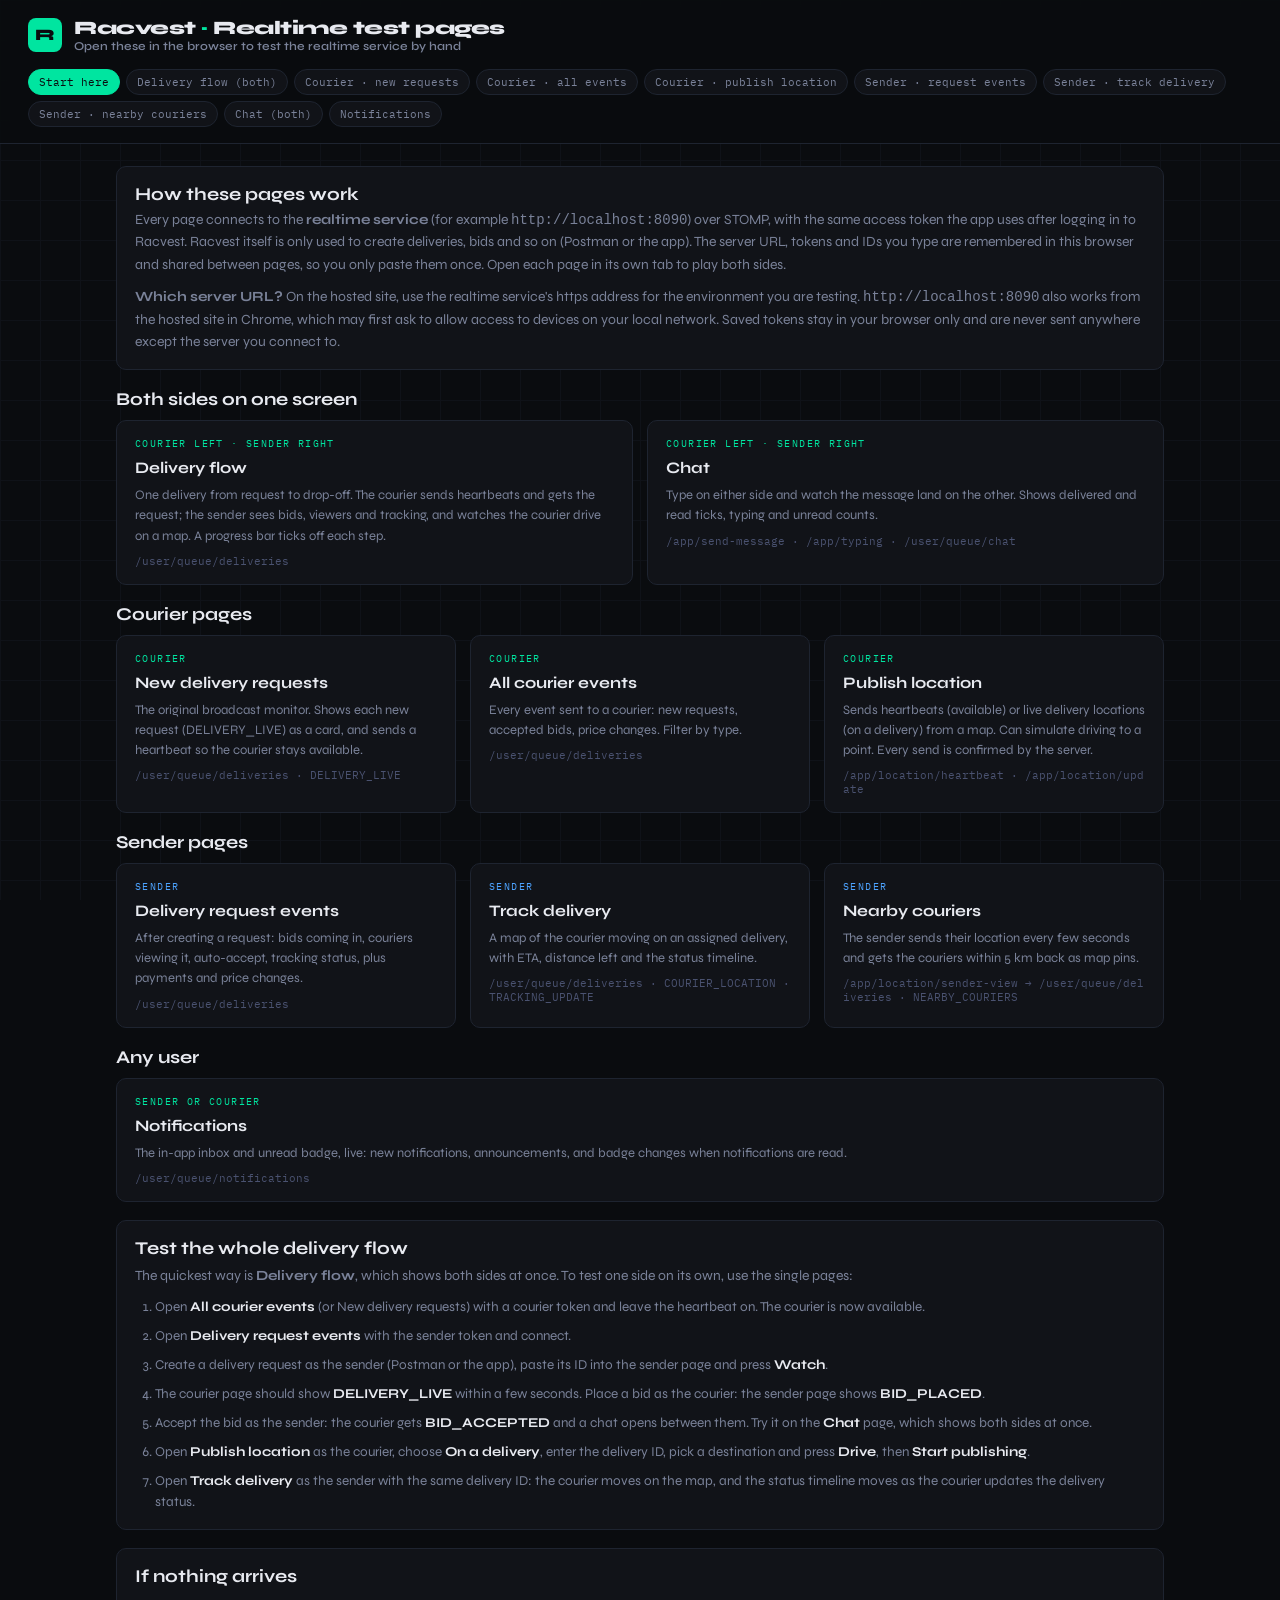
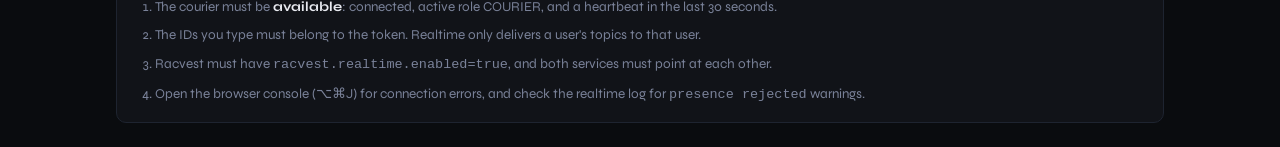
<file: index.html>
<!DOCTYPE html>
<html lang="en">
<head>
  <meta charset="UTF-8" />
  <meta name="viewport" content="width=device-width, initial-scale=1.0" />
  <title>Racvest · Realtime Test Pages</title>
  <link rel="preconnect" href="https://fonts.googleapis.com" />
  <link href="https://fonts.googleapis.com/css2?family=IBM+Plex+Mono:wght@400;500;600&family=Syne:wght@400;600;700;800&display=swap" rel="stylesheet" />
  <link rel="stylesheet" href="shared/realtime-test.css" />
  <script src="shared/realtime-test.js"></script>
  <style>
    .content { max-width: 1100px; width: 100%; margin: 0 auto; }
    .grid { display: grid; grid-template-columns: repeat(auto-fit, minmax(300px, 1fr)); gap: 14px; }
    .page-card { text-decoration: none; color: inherit; display: flex; flex-direction: column; gap: 8px; transition: border-color 0.15s; }
    .page-card:hover { border-color: var(--accent); }
    .page-card .who { font-family: var(--font-mono); font-size: 10px; letter-spacing: 1.4px; text-transform: uppercase; color: var(--accent); }
    .page-card.sender .who { color: #4da3ff; }
    .page-card h3 { font-size: 16px; }
    .page-card p { font-size: 13px; color: var(--text2); line-height: 1.55; }
    .page-card code { font-family: var(--font-mono); font-size: 11px; color: var(--text3); word-break: break-all; }
    ol.flow { padding-left: 20px; display: flex; flex-direction: column; gap: 8px; font-size: 13.5px; color: var(--text2); line-height: 1.55; }
    ol.flow b { color: var(--text); }
    h2 { font-size: 18px; margin-bottom: 4px; }
    .lead { color: var(--text2); font-size: 14px; line-height: 1.6; }
  </style>
</head>
<body>
  <header>
    <div class="logo">
      <div class="logo-icon">R</div>
      <div>Racvest <span>·</span> Realtime test pages<small>Open these in the browser to test the realtime service by hand</small></div>
    </div>
    <div class="header-right"><nav class="pages" id="pages"></nav></div>
  </header>

  <main style="position:relative;z-index:1;flex:1">
    <section class="content">
      <div class="card">
        <h2>How these pages work</h2>
        <p class="lead">
          Every page connects to the <b>realtime service</b> (for example <code>http://localhost:8090</code>) over STOMP,
          with the same access token the app uses after logging in to Racvest. Racvest itself is only used to create
          deliveries, bids and so on (Postman or the app). The server URL, tokens and IDs you type are remembered in this
          browser and shared between pages, so you only paste them once. Open each page in its own tab to play both sides.
        </p>
        <p class="lead" style="margin-top:10px">
          <b>Which server URL?</b> On the hosted site, use the realtime service's https address for the environment you are testing.
          <code>http://localhost:8090</code> also works from the hosted site in Chrome, which may first ask to allow access to
          devices on your local network. Saved tokens stay in your browser only and are never sent anywhere except the server you connect to.
        </p>
      </div>

      <div>
        <h2>Both sides on one screen</h2>
        <div class="grid" style="margin-top:10px">
          <a class="card page-card" href="delivery-flow.html">
            <span class="who">Courier left · sender right</span><h3>Delivery flow</h3>
            <p>One delivery from request to drop-off. The courier sends heartbeats and gets the request; the sender sees bids, viewers and tracking, and watches the courier drive on a map. A progress bar ticks off each step.</p>
            <code>/user/queue/deliveries</code>
          </a>
          <a class="card page-card" href="chat.html">
            <span class="who">Courier left · sender right</span><h3>Chat</h3>
            <p>Type on either side and watch the message land on the other. Shows delivered and read ticks, typing and unread counts.</p>
            <code>/app/send-message · /app/typing · /user/queue/chat</code>
          </a>
        </div>
      </div>

      <div>
        <h2>Courier pages</h2>
        <div class="grid" style="margin-top:10px">
          <a class="card page-card" href="courier-new-delivery-requests.html">
            <span class="who">Courier</span><h3>New delivery requests</h3>
            <p>The original broadcast monitor. Shows each new request (DELIVERY_LIVE) as a card, and sends a heartbeat so the courier stays available.</p>
            <code>/user/queue/deliveries · DELIVERY_LIVE</code>
          </a>
          <a class="card page-card" href="courier-all-events.html">
            <span class="who">Courier</span><h3>All courier events</h3>
            <p>Every event sent to a courier: new requests, accepted bids, price changes. Filter by type.</p>
            <code>/user/queue/deliveries</code>
          </a>
          <a class="card page-card" href="courier-publish-location.html">
            <span class="who">Courier</span><h3>Publish location</h3>
            <p>Sends heartbeats (available) or live delivery locations (on a delivery) from a map. Can simulate driving to a point. Every send is confirmed by the server.</p>
            <code>/app/location/heartbeat · /app/location/update</code>
          </a>
        </div>
      </div>

      <div>
        <h2>Sender pages</h2>
        <div class="grid" style="margin-top:10px">
          <a class="card page-card sender" href="sender-delivery-request-events.html">
            <span class="who">Sender</span><h3>Delivery request events</h3>
            <p>After creating a request: bids coming in, couriers viewing it, auto-accept, tracking status, plus payments and price changes.</p>
            <code>/user/queue/deliveries</code>
          </a>
          <a class="card page-card sender" href="sender-track-delivery.html">
            <span class="who">Sender</span><h3>Track delivery</h3>
            <p>A map of the courier moving on an assigned delivery, with ETA, distance left and the status timeline.</p>
            <code>/user/queue/deliveries · COURIER_LOCATION · TRACKING_UPDATE</code>
          </a>
          <a class="card page-card sender" href="sender-nearby-couriers.html">
            <span class="who">Sender</span><h3>Nearby couriers</h3>
            <p>The sender sends their location every few seconds and gets the couriers within 5 km back as map pins.</p>
            <code>/app/location/sender-view → /user/queue/deliveries · NEARBY_COURIERS</code>
          </a>
        </div>
      </div>

      <div>
        <h2>Any user</h2>
        <div class="grid" style="margin-top:10px">
          <a class="card page-card" href="notifications.html">
            <span class="who">Sender or courier</span><h3>Notifications</h3>
            <p>The in-app inbox and unread badge, live: new notifications, announcements, and badge changes when notifications are read.</p>
            <code>/user/queue/notifications</code>
          </a>
        </div>
      </div>

      <div class="card">
        <h2>Test the whole delivery flow</h2>
        <p class="lead" style="margin-top:6px">The quickest way is <b>Delivery flow</b>, which shows both sides at once. To test one side on its own, use the single pages:</p>
        <ol class="flow" style="margin-top:10px">
          <li>Open <b>All courier events</b> (or New delivery requests) with a courier token and leave the heartbeat on. The courier is now available.</li>
          <li>Open <b>Delivery request events</b> with the sender token and connect.</li>
          <li>Create a delivery request as the sender (Postman or the app), paste its ID into the sender page and press <b>Watch</b>.</li>
          <li>The courier page should show <b>DELIVERY_LIVE</b> within a few seconds. Place a bid as the courier: the sender page shows <b>BID_PLACED</b>.</li>
          <li>Accept the bid as the sender: the courier gets <b>BID_ACCEPTED</b> and a chat opens between them. Try it on the <b>Chat</b> page, which shows both sides at once.</li>
          <li>Open <b>Publish location</b> as the courier, choose <b>On a delivery</b>, enter the delivery ID, pick a destination and press <b>Drive</b>, then <b>Start publishing</b>.</li>
          <li>Open <b>Track delivery</b> as the sender with the same delivery ID: the courier moves on the map, and the status timeline moves as the courier updates the delivery status.</li>
        </ol>
      </div>

      <div class="card">
        <h2>If nothing arrives</h2>
        <ol class="flow" style="margin-top:10px">
          <li>The courier must be <b>available</b>: connected, active role COURIER, and a heartbeat in the last 30 seconds.</li>
          <li>The IDs you type must belong to the token. Realtime only delivers a user's topics to that user.</li>
          <li>Racvest must have <code>racvest.realtime.enabled=true</code>, and both services must point at each other.</li>
          <li>Open the browser console (⌥⌘J) for connection errors, and check the realtime log for <code>presence rejected</code> warnings.</li>
        </ol>
      </div>
    </section>
  </main>
</body>
</html>
</file>
<file: shared/realtime-test.css>
/* Shared look for the Racvest realtime test pages (same design as the delivery broadcast monitor). */
*, *::before, *::after { box-sizing: border-box; margin: 0; padding: 0; }

:root {
  --bg: #0a0c0f;
  --surface: #111318;
  --surface2: #181c24;
  --border: #1e2430;
  --border2: #252d3d;
  --accent: #00e5a0;
  --accent2: #0066ff;
  --warn: #ff6b35;
  --priority: #f5a623;
  --danger: #ff4d6d;
  --text: #e8eaf0;
  --text2: #7a8299;
  --text3: #4a5270;
  --font-mono: 'IBM Plex Mono', monospace;
  --font-display: 'Syne', sans-serif;
  --radius: 10px;
}

html, body { height: 100%; }

body {
  background: var(--bg);
  color: var(--text);
  font-family: var(--font-display);
  min-height: 100vh;
  display: flex;
  flex-direction: column;
  overflow-x: hidden;
}

body::before {
  content: '';
  position: fixed;
  inset: 0;
  background-image: linear-gradient(var(--border) 1px, transparent 1px),
    linear-gradient(90deg, var(--border) 1px, transparent 1px);
  background-size: 40px 40px;
  opacity: 0.3;
  pointer-events: none;
  z-index: 0;
}

a { color: var(--accent); }

/* ── Header ─────────────────────────────────────────────────────────────── */
header {
  position: relative;
  z-index: 10;
  display: flex;
  align-items: center;
  justify-content: space-between;
  gap: 16px;
  flex-wrap: wrap;
  padding: 16px 28px;
  border-bottom: 1px solid var(--border);
  background: rgba(10, 12, 15, 0.85);
  backdrop-filter: blur(12px);
}

.logo { display: flex; align-items: center; gap: 12px; font-size: 19px; font-weight: 800; letter-spacing: -0.5px; }
.logo-icon {
  width: 34px; height: 34px; background: var(--accent); color: var(--bg); border-radius: 8px;
  display: flex; align-items: center; justify-content: center; font-size: 16px; font-weight: 800;
}
.logo span { color: var(--accent); }
.logo small { display: block; font-size: 12px; font-weight: 600; color: var(--text2); letter-spacing: 0; }

.header-right { display: flex; align-items: center; gap: 12px; flex-wrap: wrap; }

.status-pill {
  display: flex; align-items: center; gap: 7px; font-family: var(--font-mono); font-size: 12px;
  color: var(--text2); background: var(--surface); border: 1px solid var(--border);
  padding: 6px 14px; border-radius: 100px;
}
.status-pill .dot { width: 7px; height: 7px; border-radius: 50%; background: var(--text3); }
.status-pill.connected { color: var(--accent); border-color: rgba(0, 229, 160, 0.35); }
.status-pill.connected .dot { background: var(--accent); box-shadow: 0 0 8px var(--accent); animation: pulse 1.6s infinite; }
.status-pill.connecting .dot { background: var(--priority); }
.status-pill.error { color: var(--danger); border-color: rgba(255, 77, 109, 0.35); }
.status-pill.error .dot { background: var(--danger); }
@keyframes pulse { 50% { opacity: 0.35; } }

/* ── Page switcher ──────────────────────────────────────────────────────── */
nav.pages { display: flex; gap: 6px; flex-wrap: wrap; }
nav.pages a {
  font-family: var(--font-mono); font-size: 11px; color: var(--text2); text-decoration: none;
  padding: 5px 10px; border: 1px solid var(--border); border-radius: 100px; background: var(--surface);
}
nav.pages a:hover { color: var(--text); border-color: var(--border2); }
nav.pages a.current { color: var(--bg); background: var(--accent); border-color: var(--accent); }

/* ── Layout ─────────────────────────────────────────────────────────────── */
main.layout {
  position: relative; z-index: 1; flex: 1; display: grid;
  grid-template-columns: 340px minmax(0, 1fr); min-height: 0;
}
aside {
  border-right: 1px solid var(--border); background: rgba(17, 19, 24, 0.9);
  padding: 22px; display: flex; flex-direction: column; gap: 22px; overflow-y: auto;
}
.content { padding: 22px 26px; display: flex; flex-direction: column; gap: 18px; min-width: 0; }

@media (max-width: 900px) {
  main.layout { grid-template-columns: 1fr; }
  aside { border-right: none; border-bottom: 1px solid var(--border); }
  header { padding: 14px 16px; }
  .content { padding: 16px; }
}

/* ── Form bits ──────────────────────────────────────────────────────────── */
.section-label {
  font-family: var(--font-mono); font-size: 10px; letter-spacing: 1.6px; text-transform: uppercase;
  color: var(--text3); margin-bottom: 12px;
}
.field { display: flex; flex-direction: column; gap: 6px; margin-bottom: 12px; }
.field label { font-size: 12px; font-weight: 600; color: var(--text2); }
.field .hint { font-family: var(--font-mono); font-size: 10.5px; color: var(--text3); line-height: 1.5; }
.row { display: flex; gap: 8px; }
.row > * { flex: 1; min-width: 0; }

input[type=text], input[type=number], textarea, select {
  width: 100%; background: var(--surface2); border: 1px solid var(--border2); color: var(--text);
  border-radius: 8px; padding: 9px 11px; font-family: var(--font-mono); font-size: 12px; outline: none;
}
textarea { min-height: 74px; resize: vertical; word-break: break-all; }
input:focus, textarea:focus, select:focus { border-color: var(--accent); }

.choice { display: flex; flex-direction: column; gap: 6px; }
.choice label {
  display: flex; gap: 10px; align-items: flex-start; padding: 10px 12px; border: 1px solid var(--border2);
  border-radius: 8px; cursor: pointer; font-size: 13px; font-weight: 600; background: var(--surface2);
}
.choice label small { display: block; font-family: var(--font-mono); font-size: 10.5px; font-weight: 400; color: var(--text2); margin-top: 3px; }
.choice input { margin-top: 3px; accent-color: var(--accent); }
.choice label:has(input:checked) { border-color: var(--accent); }

.check { display: flex; align-items: center; gap: 8px; font-size: 12.5px; color: var(--text2); cursor: pointer; }
.check input { accent-color: var(--accent); }

.btn-row { display: flex; gap: 8px; flex-wrap: wrap; }
.btn {
  flex: 1; border: 1px solid var(--border2); background: var(--surface2); color: var(--text);
  padding: 10px 14px; border-radius: 8px; font-family: var(--font-display); font-weight: 700;
  font-size: 13px; cursor: pointer; white-space: nowrap;
}
.btn:hover:not(:disabled) { border-color: var(--text3); }
.btn:disabled { opacity: 0.4; cursor: not-allowed; }
.btn-primary { background: var(--accent); color: var(--bg); border-color: var(--accent); }
.btn-danger { color: var(--danger); border-color: rgba(255, 77, 109, 0.4); }
.btn-small { flex: 0; padding: 6px 10px; font-size: 11.5px; }

.divider { height: 1px; background: var(--border); }

.help {
  font-family: var(--font-mono); font-size: 11px; line-height: 1.7; color: var(--text2);
  background: var(--surface2); border: 1px solid var(--border); border-radius: 8px; padding: 12px;
}
.help strong { color: var(--accent); font-weight: 500; }
.help code { color: var(--text); }

/* ── Cards, stats ───────────────────────────────────────────────────────── */
.card { background: var(--surface); border: 1px solid var(--border); border-radius: var(--radius); padding: 16px 18px; }
.card-title { display: flex; align-items: center; justify-content: space-between; gap: 10px; margin-bottom: 12px; font-weight: 700; font-size: 15px; }
.card-title small { font-family: var(--font-mono); font-weight: 400; font-size: 11px; color: var(--text2); }

.stats-row { display: grid; grid-template-columns: repeat(auto-fit, minmax(120px, 1fr)); gap: 10px; }
.stat { background: var(--surface2); border: 1px solid var(--border); border-radius: 8px; padding: 12px; min-width: 0; }
.stat-value { font-size: 20px; font-weight: 800; overflow: hidden; text-overflow: ellipsis; white-space: nowrap; }
.stat-value.accent { color: var(--accent); }
.stat-value.small { font-size: 14px; font-family: var(--font-mono); font-weight: 500; }
.stat-label { font-family: var(--font-mono); font-size: 10px; color: var(--text3); text-transform: uppercase; letter-spacing: 1px; margin-top: 4px; }

.subscriptions { display: flex; flex-direction: column; gap: 4px; }
.subscriptions div { font-family: var(--font-mono); font-size: 11px; color: var(--text2); word-break: break-all; }
.subscriptions div::before { content: '● '; color: var(--accent); }

/* ── Map ────────────────────────────────────────────────────────────────── */
.map { height: 440px; border-radius: var(--radius); border: 1px solid var(--border); background: var(--surface); }
.map.tall { height: 520px; }
.leaflet-container { font-family: var(--font-mono); }
.pin {
  width: 30px; height: 30px; border-radius: 50%; display: flex; align-items: center; justify-content: center;
  font-size: 15px; border: 2px solid var(--bg); box-shadow: 0 0 0 2px currentColor, 0 4px 14px rgba(0, 0, 0, 0.5);
}

/* ── Event feed ─────────────────────────────────────────────────────────── */
.filters { display: flex; gap: 6px; flex-wrap: wrap; }
.chip {
  font-family: var(--font-mono); font-size: 11px; padding: 5px 10px; border-radius: 100px; cursor: pointer;
  border: 1px solid var(--border2); background: var(--surface2); color: var(--text2);
}
.chip.active { color: var(--bg); background: var(--accent); border-color: var(--accent); }
.chip b { font-weight: 600; margin-left: 4px; }

.feed { display: flex; flex-direction: column; gap: 10px; }
.feed-empty { text-align: center; color: var(--text3); font-family: var(--font-mono); font-size: 12px; padding: 40px 10px; line-height: 1.7; }
.event {
  background: var(--surface); border: 1px solid var(--border); border-left: 3px solid var(--accent2);
  border-radius: var(--radius); padding: 12px 14px; animation: slideIn 0.25s ease-out;
}
.event.good { border-left-color: var(--accent); }
.event.warn { border-left-color: var(--priority); }
.event.bad { border-left-color: var(--danger); }
@keyframes slideIn { from { opacity: 0; transform: translateY(-6px); } }
.event-head { display: flex; align-items: center; gap: 10px; flex-wrap: wrap; }
.event-type { font-family: var(--font-mono); font-size: 12px; font-weight: 600; color: var(--text); }
.event-channel { font-family: var(--font-mono); font-size: 10.5px; color: var(--text3); word-break: break-all; }
.event-time { margin-left: auto; font-family: var(--font-mono); font-size: 10.5px; color: var(--text2); }
.event-summary { margin-top: 6px; font-size: 13px; color: var(--text2); line-height: 1.5; }
.event-summary b { color: var(--text); font-weight: 600; }
.event details { margin-top: 8px; }
.event summary { font-family: var(--font-mono); font-size: 10.5px; color: var(--text3); cursor: pointer; }
.event pre {
  margin-top: 8px; background: var(--bg); border: 1px solid var(--border); border-radius: 6px; padding: 10px;
  font-family: var(--font-mono); font-size: 11px; color: var(--text2); overflow-x: auto; max-height: 320px;
}

.timeline { display: flex; flex-direction: column; gap: 0; }
.step { display: flex; gap: 12px; align-items: flex-start; padding: 7px 0; color: var(--text3); font-size: 13px; font-weight: 600; }
.step .bullet { width: 12px; height: 12px; border-radius: 50%; border: 2px solid var(--border2); margin-top: 3px; flex: none; }
.step.done { color: var(--text2); }
.step.done .bullet { background: var(--accent2); border-color: var(--accent2); }
.step.current { color: var(--accent); }
.step.current .bullet { background: var(--accent); border-color: var(--accent); box-shadow: 0 0 8px var(--accent); }
.step small { display: block; font-family: var(--font-mono); font-size: 10.5px; font-weight: 400; color: var(--text3); }

.list { display: flex; flex-direction: column; gap: 6px; }
.list-item {
  display: flex; align-items: center; gap: 10px; padding: 9px 12px; background: var(--surface2);
  border: 1px solid var(--border); border-radius: 8px; font-size: 13px;
}
.list-item .grow { flex: 1; min-width: 0; overflow: hidden; text-overflow: ellipsis; white-space: nowrap; }
.list-item .mono { font-family: var(--font-mono); font-size: 11px; color: var(--text2); }
.avatar { width: 28px; height: 28px; border-radius: 50%; background: var(--surface); border: 1px solid var(--border2); object-fit: cover; flex: none; }

.two-col { display: grid; grid-template-columns: minmax(0, 1.6fr) minmax(0, 1fr); gap: 18px; }
@media (max-width: 1200px) { .two-col { grid-template-columns: 1fr; } }

/* ── Bottom log strip ───────────────────────────────────────────────────── */
.log-strip {
  position: relative; z-index: 10; font-family: var(--font-mono); font-size: 11.5px; color: var(--text2);
  border-top: 1px solid var(--border); background: var(--surface); padding: 9px 28px;
  white-space: nowrap; overflow: hidden; text-overflow: ellipsis;
}
.log-strip span { color: var(--accent); font-weight: 600; margin-right: 8px; }
.log-strip.err span { color: var(--danger); }
.log-strip.err { color: var(--danger); }
</file>
